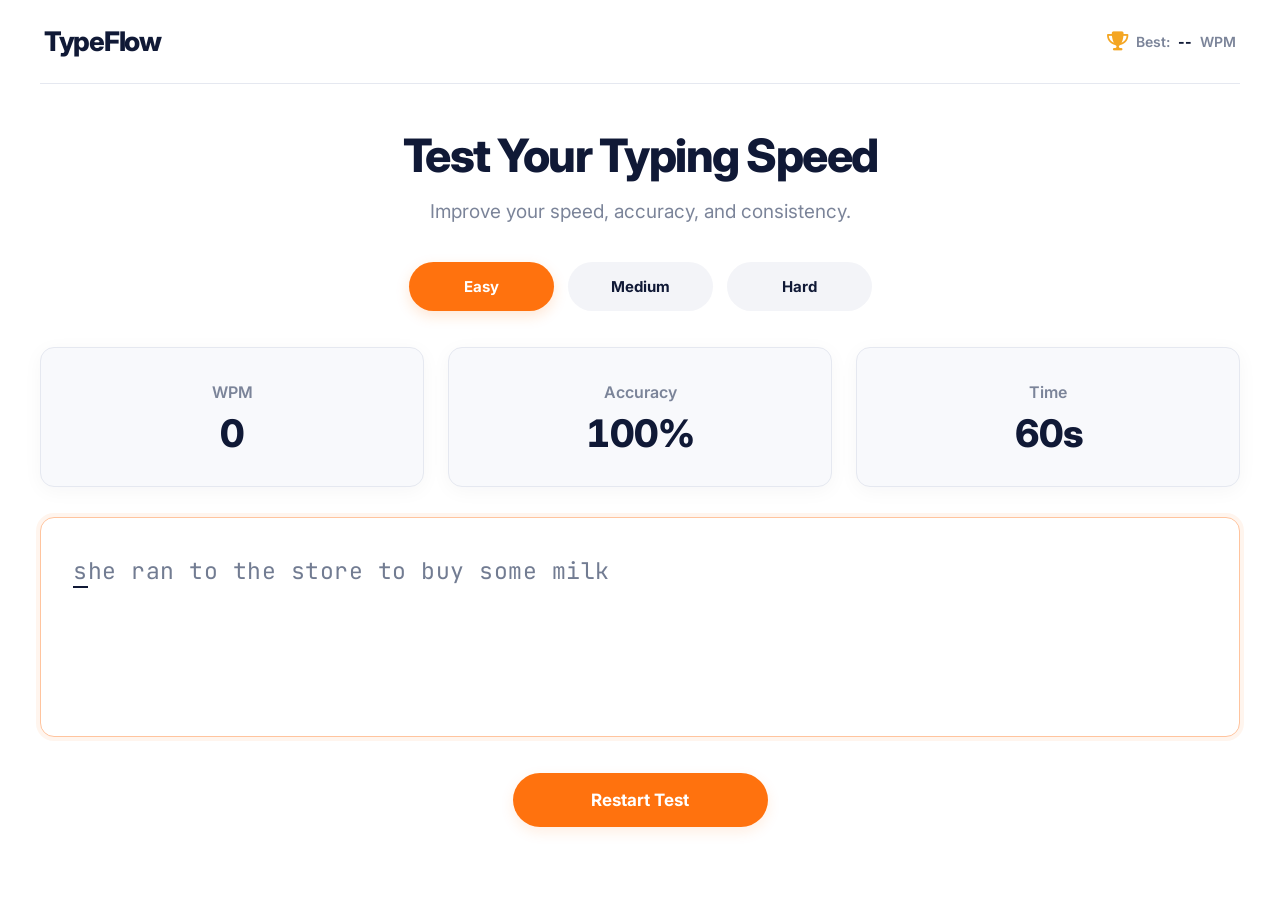
<file: index.html>
<!doctype html>
<html lang="en">
  <head>
    <meta charset="UTF-8" />
    <meta name="viewport" content="width=device-width, initial-scale=1.0" />
    <title>TypeFlow | Typing Speed Test</title>
    <!-- Google Fonts -->
    <link
      href="https://fonts.googleapis.com/css2?family=JetBrains+Mono:wght@400;500;700&family=Inter:wght@400;500;600;700&display=swap"
      rel="stylesheet"
    />
    <!-- FontAwesome Icons -->
    <link
      rel="stylesheet"
      href="https://cdnjs.cloudflare.com/ajax/libs/font-awesome/6.4.0/css/all.min.css"
    />
     <link
      rel="shortcut icon"
      href="favicon.jpeg"
      type="image/x icon"
    />
    
    <!-- Custom CSS -->
    <link rel="stylesheet" href="style.css" />
    

    <script src="text.js" defer></script>
    <script src="highlight.js" defer></script>
    <script src="stat.js" defer></script>     
<script src="storage.js" defer></script>   
<script src="timer.js" defer></script>
  </head>
  <body>
    <div class="container">
      <!-- Top Nav / Brand -->
      <div class="brand-header">
        <span class="logo">TypeFlow</span>
        <span class="top-highscore"
          ><i class="fa-solid fa-trophy"></i> Best:
          <span id="top-best-wpm"></span> WPM</span
        >
      </div>

      <!-- Header -->
      <header>
        <h1>Test Your Typing Speed</h1>
        <p>Improve your speed, accuracy, and consistency.</p>
      </header>

      <!-- Difficulty Pill Selector -->
      <div class="difficulty-pills">
        <button class="pill active" data-difficulty="easy">Easy</button>
        <button class="pill" data-difficulty="medium">Medium</button>
        <button class="pill" data-difficulty="hard">Hard</button>
      </div>

      <!-- Stats Dashboard -->
      <div class="stats-container">
        <div class="stat-box">
          <span class="stat-label">WPM</span>
          <span id="wpm-display" class="stat-value">0</span>
        </div>
        <div class="stat-box">
          <span class="stat-label">Accuracy</span>
          <span id="accuracy-display" class="stat-value">100%</span>
        </div>
        <div class="stat-box">
          <span class="stat-label">Time</span>
          <span id="timer-display" class="stat-value">60s</span>
        </div>
      </div>

      <!-- Typing Test Area -->
      <div class="test-area-wrapper">
        <div id="quote-display" class="quote-display">
          <!-- Text characters will be dynamically injected here -->
        </div>
        <!-- Hidden real input field that captures user keystrokes -->
        <input
          type="text"
          id="input-field"
          autocomplete="off"
          autocapitalize="off"
          spellcheck="false"
        />
      </div>

      <!-- Action Buttons -->
      <div class="actions">
        <button id="restart-btn" class="btn-primary">Restart Test</button>
      </div>
    </div>

    <!-- Results Modal Overlay -->
    <div id="result-modal" class="modal hidden">
      <div class="modal-content">
        <div class="success-badge"><i class="fa-solid fa-check"></i></div>
        <h2>Test Complete!</h2>

        <div class="modal-stats-grid">
          <div class="modal-stat">
            <span class="m-label">WPM</span>
            <span id="final-wpm" class="m-val">68</span>
          </div>
          <div class="modal-stat">
            <span class="m-label">Accuracy</span>
            <span id="final-accuracy" class="m-val">96%</span>
          </div>
          <div class="modal-stat best-stat-col">
            <div class="high-score-badge-pill">New High Score!</div>
            <span class="m-label">Best</span>
            <span id="modal-best-wpm" class="m-val accent-val"> WPM</span>
          </div>
        </div>

        <div class="modal-actions">
    <button id="modal-restart-btn" class="btn-primary">Try Again</button>
    <button id="modal-close-btn" class="btn-secondary">Close</button>
</div>
      </div>
    </div>
  </body>
</html>
</file>
<file: style.css>
/*TYPEFLOW - TYPING SPEED TEST */

:root {
    --primary: #ff720e;
    --primary-hover: #e96300;
    --dark: #101936;
    --text: #29334d;
    --muted: #7b8499;
    --background: #ffffff;
    --surface: #f8f9fc;
    --border: #e5e8f0;
    --success: #36b879;
    --success-light: #e4f8ed;
    --error: #e05260;
    --error-light: #ffebee;

    --font-main: 'Inter', sans-serif;
    --font-mono: 'JetBrains Mono', monospace;
}

/* RESET */
* {
    margin: 0;
    padding: 0;
    box-sizing: border-box;
}

html {
    scroll-behavior: smooth;
}

body {
    min-height: 100vh;
    background: var(--background);
    color: var(--text);
    font-family: var(--font-main);
    -webkit-font-smoothing: antialiased;
}

button,
input {
    font: inherit;
}

button {
    border: none;
    cursor: pointer;
    -webkit-tap-highlight-color: transparent;
}

.btn-secondary {
    min-width: 255px;
    padding: 17px 32px;
    display: inline-flex;
    justify-content: center;
    align-items: center;
    color: var(--dark);
    background: transparent;
    border: 2px solid var(--border);
    border-radius: 999px;
    font-size: 17px;
    font-weight: 700;
    transition: all 0.2s ease;
}

.btn-secondary:hover {
    background: var(--surface);
    border-color: #d4d8e3;
    transform: translateY(-2px);
}

.modal-actions {
    display: flex;
    gap: 14px;
    flex-wrap: wrap;
    justify-content: center;
}

button:focus-visible {
    outline: 3px solid rgba(255, 114, 14, 0.35);
    outline-offset: 3px;
}

/* MAIN CONTAINER */
.container {
    width: min(100% - 48px, 1200px);
    margin: 0 auto;
    padding-bottom: 60px;
}

/* BRAND HEADER */
.brand-header {
    display: flex;
    align-items: center;
    justify-content: space-between;
    gap: 16px;
    padding: 25px 4px;
    border-bottom: 1px solid var(--border);
}

.logo {
    font-size: 27px;
    font-weight: 800;
    letter-spacing: -1.3px;
    color: var(--dark);
}

.top-highscore {
    display: flex;
    align-items: center;
    gap: 8px;
    color: var(--muted);
    font-size: 14px;
    font-weight: 600;
    white-space: nowrap;
}

.top-highscore i {
    color: #f4a623;
    font-size: 19px;
}

#top-best-wpm {
    color: var(--dark);
    font-weight: 800;
}

/* PAGE HEADER */
header {
    text-align: center;
    padding: 44px 0 34px;
}

header h1 {
    color: var(--dark);
    font-size: clamp(28px, 4vw, 46px);
    font-weight: 800;
    line-height: 1.2;
    letter-spacing: -1.5px;
    margin-bottom: 14px;
}

header p {
    color: var(--muted);
    font-size: clamp(14px, 2vw, 19px);
    line-height: 1.6;
}

/* DIFFICULTY BUTTONS */
.difficulty-pills {
    display: flex;
    justify-content: center;
    align-items: center;
    flex-wrap: wrap;
    gap: 14px;
    margin-bottom: 36px;
}

.pill {
    min-width: 145px;
    padding: 15px 30px;
    color: var(--dark);
    background: #f3f4f8;
    border-radius: 999px;
    font-size: 15px;
    font-weight: 700;
    transition: all 0.2s ease;
}

.pill:hover {
    background: #e9ebf2;
    transform: translateY(-1px);
}

.pill.active {
    color: #ffffff;
    background: var(--primary);
    box-shadow: 0 5px 14px rgba(255, 114, 14, 0.18);
}

.pill.active:hover {
    background: var(--primary-hover);
}

/* STATISTICS DASHBOARD */
.stats-container {
    display: grid;
    grid-template-columns: repeat(3, minmax(0, 1fr));
    gap: 24px;
    margin-bottom: 30px;
}

.stat-box {
    min-height: 140px;
    padding: 25px 16px;
    display: flex;
    flex-direction: column;
    justify-content: center;
    align-items: center;
    gap: 12px;
    background: var(--surface);
    border: 1px solid var(--border);
    border-radius: 14px;
    box-shadow: 0 4px 20px rgba(16, 25, 54, 0.04);
    transition: transform 0.2s ease, border-color 0.2s ease;
}

.stat-box:hover {
    border-color: #ffd1b2;
    transform: translateY(-2px);
}

.stat-label {
    color: var(--muted);
    font-size: 16px;
    font-weight: 600;
}

.stat-value {
    color: var(--dark);
    font-size: 38px;
    font-weight: 800;
    line-height: 1;
    letter-spacing: -1px;
    font-variant-numeric: tabular-nums;
}

/* TYPING AREA */
.test-area-wrapper {
    position: relative;
    width: 100%;
    min-height: 220px;
    padding: 28px 32px;
    background: #ffffff;
    border: 1px solid var(--border);
    border-radius: 14px;
    box-shadow: 0 4px 20px rgba(16, 25, 54, 0.04);
    cursor: text;
    transition: border-color 0.2s ease, box-shadow 0.2s ease;
}

.test-area-wrapper:focus-within {
    border-color: #ffc49e;
    box-shadow: 0 0 0 4px rgba(255, 114, 14, 0.07);
}

.quote-display {
    color: #727c92;
    font-family: var(--font-mono);
    font-size: clamp(15px, 2vw, 23px);
    font-weight: 400;
    line-height: 2.2;
    letter-spacing: 0.5px;
    overflow-wrap: anywhere;
    white-space: pre-wrap;
}

/* CORRECT CHARACTERS */
.quote-display span.correct {
    color: var(--success);
}

/* INCORRECT CHARACTERS */
.quote-display span.incorrect {
    color: var(--error);
    background: var(--error-light);
    border-radius: 3px;
}

/* CURRENT CHARACTER */
.quote-display span.current {
    border-bottom: 2px solid var(--dark);
}

.quote-display span.current.incorrect {
    border-bottom-color: var(--error);
}

/* HIDDEN INPUT */
#input-field {
    position: absolute;
    width: 1px;
    height: 1px;
    padding: 0;
    border: 0;
    opacity: 0;
    pointer-events: none;
    left: 0;
    bottom: 0;
}

/* ACTION BUTTONS */
.actions {
    display: flex;
    justify-content: center;
    align-items: center;
    margin-top: 36px;
}

.btn-primary {
    min-width: 255px;
    padding: 17px 32px;
    display: inline-flex;
    justify-content: center;
    align-items: center;
    color: #ffffff;
    background: var(--primary);
    border-radius: 999px;
    font-size: 17px;
    font-weight: 700;
    box-shadow: 0 5px 14px rgba(255, 114, 14, 0.12);
    transition: all 0.2s ease;
}

.btn-primary:hover {
    background: var(--primary-hover);
    transform: translateY(-2px);
    box-shadow: 0 8px 18px rgba(255, 114, 14, 0.2);
}

.btn-primary:active {
    transform: translateY(0);
}

.btn-primary:disabled {
    opacity: 0.6;
    cursor: not-allowed;
    transform: none;
}

/* RESULTS MODAL */
.modal {
    position: fixed;
    inset: 0;
    z-index: 1000;
    display: flex;
    justify-content: center;
    align-items: center;
    padding: 24px;
    overflow-y: auto;
    background: rgba(16, 25, 54, 0.48);
    backdrop-filter: blur(5px);
    -webkit-backdrop-filter: blur(5px);
}

.modal.hidden {
    display: none;
}

.modal-content {
    width: min(100%, 900px);
    padding: 45px 40px 40px;
    display: flex;
    flex-direction: column;
    align-items: center;
    background: #ffffff;
    border: 1px solid var(--border);
    border-radius: 18px;
    box-shadow: 0 25px 80px rgba(16, 25, 54, 0.15);
    text-align: center;
    animation: modalEnter 0.3s ease both;
}

@keyframes modalEnter {
    from {
        opacity: 0;
        transform: translateY(15px) scale(0.98);
    }
    to {
        opacity: 1;
        transform: translateY(0) scale(1);
    }
}

/* SUCCESS ICON */
.success-badge {
    width: 66px;
    height: 66px;
    margin-bottom: 20px;
    display: flex;
    justify-content: center;
    align-items: center;
    color: #ffffff;
    background: var(--success);
    border-radius: 50%;
    font-size: 29px;
    box-shadow: 0 6px 16px rgba(54, 184, 121, 0.2);
}

.modal-content h2 {
    margin-bottom: 35px;
    color: var(--dark);
    font-size: clamp(27px, 4vw, 40px);
    font-weight: 800;
    letter-spacing: -1px;
}

/* RESULTS STATISTICS */
.modal-stats-grid {
    width: 100%;
    display: grid;
    grid-template-columns: repeat(3, minmax(0, 1fr));
    margin-bottom: 40px;
}

.modal-stat {
    position: relative;
    min-width: 0;
    padding: 8px 18px;
    display: flex;
    flex-direction: column;
    justify-content: center;
    align-items: center;
    gap: 10px;
}

.modal-stat + .modal-stat {
    border-left: 1px solid var(--border);
}

.m-label {
    color: var(--muted);
    font-size: 16px;
    font-weight: 600;
}

.m-val {
    color: var(--dark);
    font-size: clamp(27px, 4vw, 40px);
    font-weight: 800;
    line-height: 1.2;
    letter-spacing: -1px;
    font-variant-numeric: tabular-nums;
}

.accent-val {
    color: var(--primary);
    white-space: nowrap;
}

/* HIGH SCORE BADGE */
.high-score-badge-pill {
    padding: 7px 15px;
    margin-bottom: 3px;
    color: #279b68;
    background: var(--success-light);
    border-radius: 999px;
    font-size: 12px;
    font-weight: 700;
    white-space: nowrap;
}

.high-score-badge-pill.hidden {
    display: none;
}

.modal-content .btn-primary {
    min-width: 255px;
}

/* TABLET RESPONSIVENESS */
@media (max-width: 768px) {
    .container {
        width: min(100% - 32px, 650px);
        padding-bottom: 40px;
    }

    .brand-header {
        padding: 20px 0;
    }

    .logo {
        font-size: 24px;
    }

    header {
        padding: 38px 0 28px;
    }

    .difficulty-pills {
        gap: 10px;
        margin-bottom: 26px;
    }

    .pill {
        min-width: 100px;
        padding: 13px 22px;
    }

    .stats-container {
        gap: 12px;
        margin-bottom: 22px;
    }

    .stat-box {
        min-height: 115px;
        padding: 20px 10px;
        gap: 10px;
    }

    .stat-label,
    .m-label {
        font-size: 14px;
    }

    .stat-value {
        font-size: 32px;
    }

    .test-area-wrapper {
        min-height: 200px;
        padding: 24px;
    }

    .quote-display {
        line-height: 2;
    }

    .actions {
        margin-top: 28px;
    }

    .modal-content {
        padding: 35px 24px;
    }

    .modal-stats-grid {
        margin-bottom: 30px;
    }

    .modal-stat {
        padding: 8px 10px;
    }
}

/* MOBILE RESPONSIVENESS */
@media (max-width: 480px) {
    .container {
        width: calc(100% - 28px);
        padding-bottom: 30px;
    }

    .brand-header {
        padding: 18px 0;
    }

    .logo {
        font-size: 22px;
    }

    .top-highscore {
        gap: 5px;
        font-size: 12px;
    }

    .top-highscore i {
        font-size: 15px;
    }

    header {
        padding: 32px 0 24px;
    }

    header h1 {
        font-size: 29px;
        letter-spacing: -0.8px;
        margin-bottom: 10px;
    }

    header p {
        font-size: 14px;
    }

    .difficulty-pills {
        gap: 8px;
        margin-bottom: 22px;
    }

    .pill {
        flex: 1;
        min-width: 0;
        padding: 12px 10px;
        font-size: 13px;
    }

    .stats-container {
        gap: 8px;
        margin-bottom: 18px;
    }

    .stat-box {
        min-height: 100px;
        padding: 16px 5px;
        gap: 9px;
        border-radius: 11px;
    }

    .stat-label {
        font-size: 12px;
    }

    .stat-value {
        font-size: 27px;
    }

    .test-area-wrapper {
        min-height: 190px;
        padding: 18px 16px;
        border-radius: 12px;
    }

    .quote-display {
        font-size: 15px;
        line-height: 2;
        letter-spacing: 0;
    }

    .actions {
        margin-top: 24px;
    }

    .btn-primary,
    .modal-content .btn-primary {
        width: 100%;
        min-width: 0;
        padding: 15px 22px;
        font-size: 15px;
    }

    .modal {
        padding: 14px;
    }

    .modal-content {
        padding: 30px 16px;
        border-radius: 15px;
    }

    .success-badge {
        width: 55px;
        height: 55px;
        font-size: 24px;
        margin-bottom: 16px;
    }

    .modal-content h2 {
        font-size: 28px;
        margin-bottom: 26px;
    }

    .modal-stats-grid {
        margin-bottom: 28px;
    }

    .modal-stat {
        padding: 8px 5px;
        gap: 8px;
    }

    .m-label {
        font-size: 12px;
    }

    .m-val {
        font-size: 25px;
        letter-spacing: -0.5px;
    }

    .accent-val {
        font-size: 20px;
    }

    .high-score-badge-pill {
        padding: 5px 7px;
        font-size: 9px;
    }
}

/* ACCESSIBILITY: REDUCED MOTION */
@media (prefers-reduced-motion: reduce) {
    *,
    *::before,
    *::after {
        scroll-behavior: auto !important;
        animation-duration: 0.01ms !important;
        animation-iteration-count: 1 !important;
        transition-duration: 0.01ms !important;
    }
}
</file>
